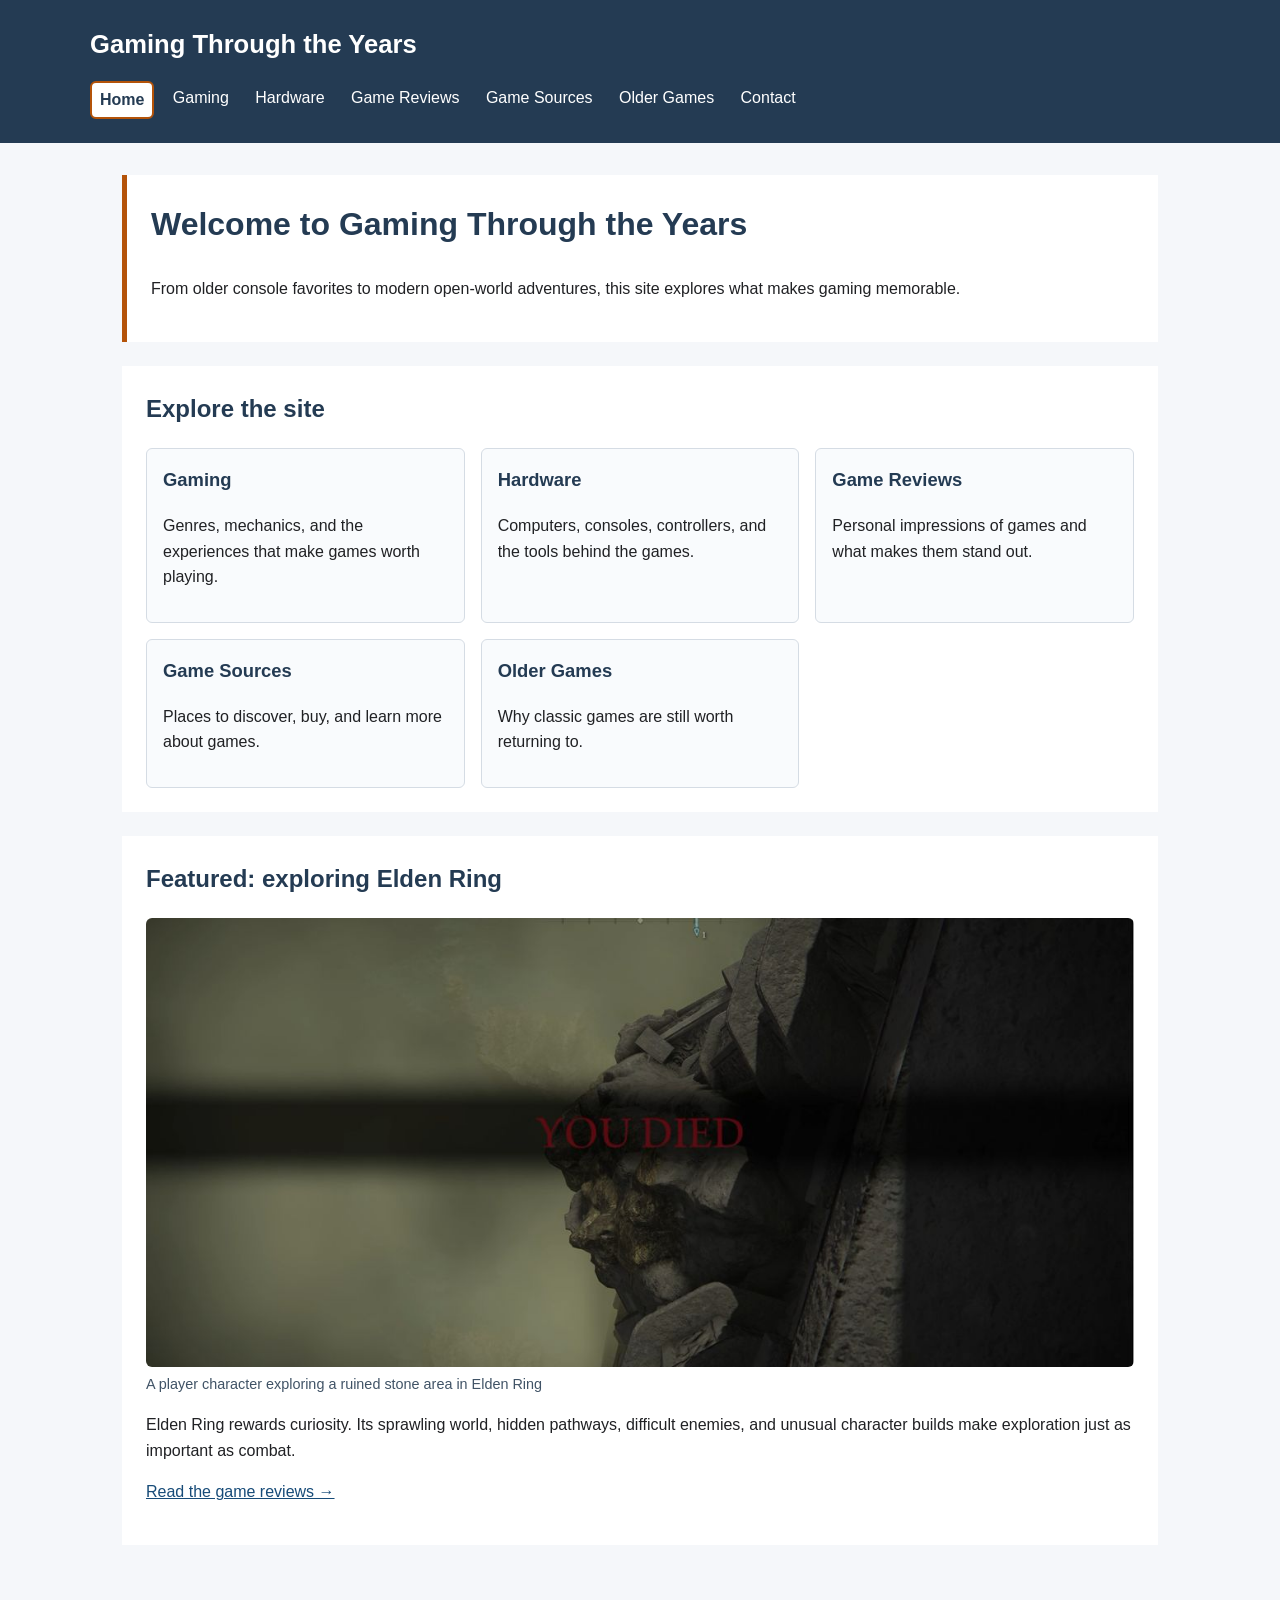
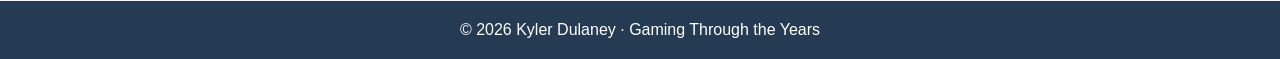
<file: index.html>
<!DOCTYPE html>
<html lang="en">
<head>
   <meta charset="utf-8">
   <meta name="viewport" content="width=device-width, initial-scale=1">
   <meta name="description" content="Gaming Through the Years: gaming, hardware, reviews and classic video games.">
   <title>Welcome to Gaming Through the Years | Gaming Through the Years</title>
   <link rel="stylesheet" href="css/styles.css">
</head>
<body>
   <header class="site-header"><div class="header-inner"><p class="site-name">Gaming Through the Years</p><nav aria-label="Primary navigation"><ul><li><a href="index.html" aria-current="page">Home</a></li><li><a href="gaming.html">Gaming</a></li><li><a href="hardware.html">Hardware</a></li><li><a href="reviews.html">Game Reviews</a></li><li><a href="sources.html">Game Sources</a></li><li><a href="older-games.html">Older Games</a></li><li><a href="contact.html">Contact</a></li></ul></nav></div></header>
   <main id="main-content"><section class="page-intro"><h1>Welcome to Gaming Through the Years</h1><p>From older console favorites to modern open-world adventures, this site explores what makes gaming memorable.</p></section><section><h2>Explore the site</h2><div class="cards"><article class="card"><h3>Gaming</h3><p>Genres, mechanics, and the experiences that make games worth playing.</p></article><article class="card"><h3>Hardware</h3><p>Computers, consoles, controllers, and the tools behind the games.</p></article><article class="card"><h3>Game Reviews</h3><p>Personal impressions of games and what makes them stand out.</p></article><article class="card"><h3>Game Sources</h3><p>Places to discover, buy, and learn more about games.</p></article><article class="card"><h3>Older Games</h3><p>Why classic games are still worth returning to.</p></article></div></section><section><h2>Featured: exploring Elden Ring</h2><figure><img src="images/elden-ring-gameplay.jpg" alt="A player character exploring a ruined stone area in Elden Ring" width="1200" height="900" loading="lazy"><figcaption>A player character exploring a ruined stone area in Elden Ring</figcaption></figure><p>Elden Ring rewards curiosity. Its sprawling world, hidden pathways, difficult enemies, and unusual character builds make exploration just as important as combat.</p><p><a href="reviews.html">Read the game reviews →</a></p></section></main>
   <footer class="site-footer"><p>&copy; 2026 Kyler Dulaney · Gaming Through the Years</p></footer>
</body>
</html>
</file>
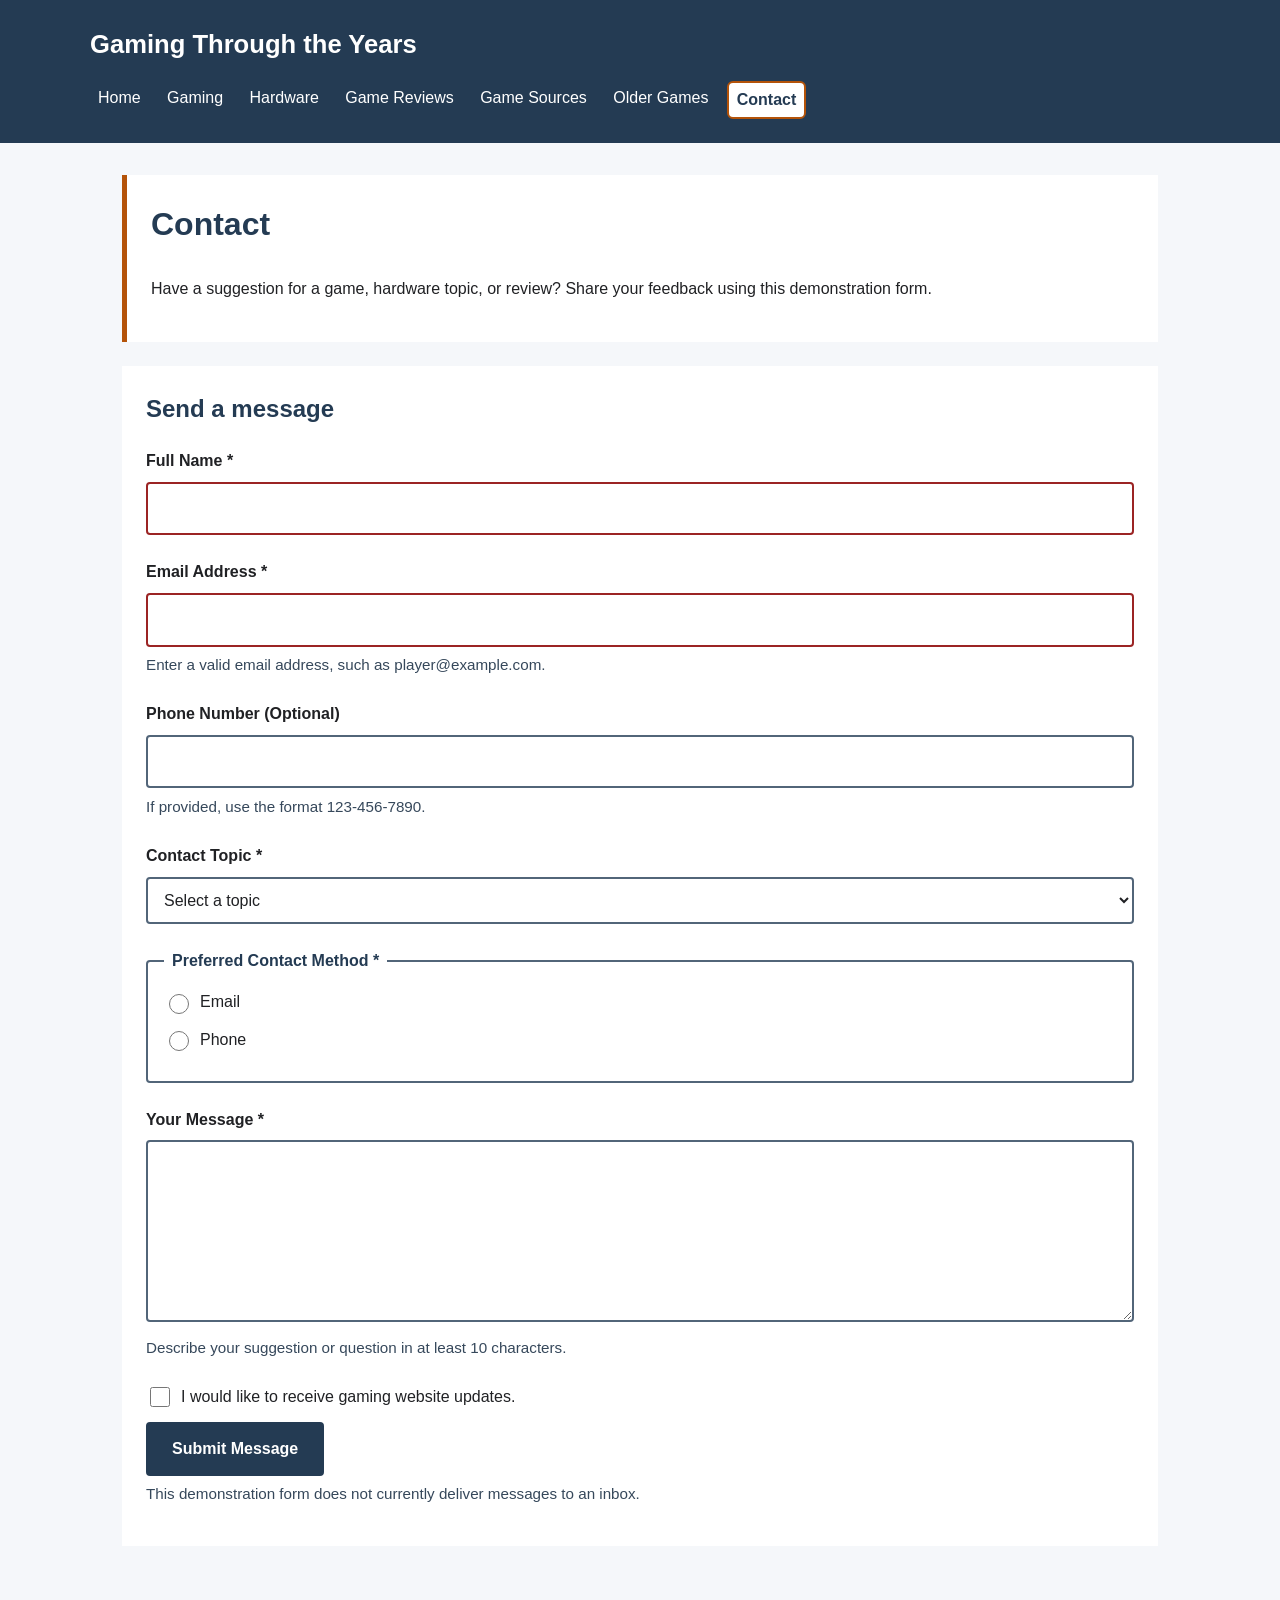
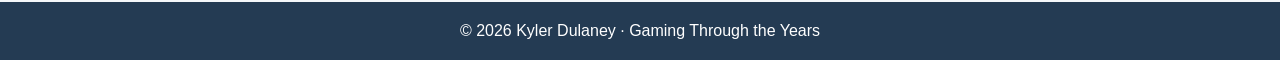
<file: contact.html>
<!DOCTYPE html>
<html lang="en">
<head>
   <meta charset="utf-8">
   <meta name="viewport" content="width=device-width, initial-scale=1">
   <meta name="description" content="Gaming Through the Years: gaming, hardware, reviews and classic video games.">
   <title>Contact | Gaming Through the Years</title>
   <link rel="stylesheet" href="css/styles.css">
</head>
<body>
   <header class="site-header"><div class="header-inner"><p class="site-name">Gaming Through the Years</p><nav aria-label="Primary navigation"><ul><li><a href="index.html">Home</a></li><li><a href="gaming.html">Gaming</a></li><li><a href="hardware.html">Hardware</a></li><li><a href="reviews.html">Game Reviews</a></li><li><a href="sources.html">Game Sources</a></li><li><a href="older-games.html">Older Games</a></li><li><a href="contact.html" aria-current="page">Contact</a></li></ul></nav></div></header>
   <main id="main-content"><section class="page-intro"><h1>Contact</h1><p>Have a suggestion for a game, hardware topic, or review? Share your feedback using this demonstration form.</p></section><section><h2>Send a message</h2><form action="contact.html" method="post">

            <div class="form-group">
               <label for="full-name">Full Name *</label>
               <input type="text" id="full-name" name="full-name"
                  autocomplete="name" required>
            </div>

            <div class="form-group">
               <label for="email">Email Address *</label>
               <input type="email" id="email" name="email"
                  autocomplete="email" aria-describedby="email-hint" required>
               <p id="email-hint" class="form-hint">
                  Enter a valid email address, such as player@example.com.
               </p>
            </div>

            <div class="form-group">
               <label for="phone">Phone Number (Optional)</label>
               <input type="tel" id="phone" name="phone"
                  autocomplete="tel" pattern="[0-9]{3}-[0-9]{3}-[0-9]{4}"
                  title="Enter a phone number in the format 123-456-7890."
                  aria-describedby="phone-hint">
               <p id="phone-hint" class="form-hint">
                  If provided, use the format 123-456-7890.
               </p>
            </div>

            <div class="form-group">
               <label for="topic">Contact Topic *</label>
               <select id="topic" name="topic" required>
                  <option value="">Select a topic</option>
                  <option value="gaming">Gaming</option>
                  <option value="hardware">Hardware</option>
                  <option value="reviews">Game Reviews</option>
                  <option value="older-games">Older Games</option>
                  <option value="other">Other</option>
               </select>
            </div>

            <fieldset>
               <legend>Preferred Contact Method *</legend>

               <div class="choice-group">
                  <input type="radio" id="contact-email"
                     name="contact-method" value="email" required>
                  <label for="contact-email">Email</label>
               </div>

               <div class="choice-group">
                  <input type="radio" id="contact-phone"
                     name="contact-method" value="phone">
                  <label for="contact-phone">Phone</label>
               </div>
            </fieldset>

            <div class="form-group">
               <label for="message">Your Message *</label>
               <textarea id="message" name="message" rows="6"
                  minlength="10" maxlength="1000"
                  aria-describedby="message-hint" required></textarea>
               <p id="message-hint" class="form-hint">
                  Describe your suggestion or question in at least 10 characters.
               </p>
            </div>

            <div class="choice-group">
               <input type="checkbox" id="newsletter"
                  name="newsletter" value="yes">
               <label for="newsletter">
                  I would like to receive gaming website updates.
               </label>
            </div>

            <button type="submit">Submit Message</button>

         </form><p class="form-hint">This demonstration form does not currently deliver messages to an inbox.</p></section></main>
   <footer class="site-footer"><p>&copy; 2026 Kyler Dulaney · Gaming Through the Years</p></footer>
</body>
</html>
</file>
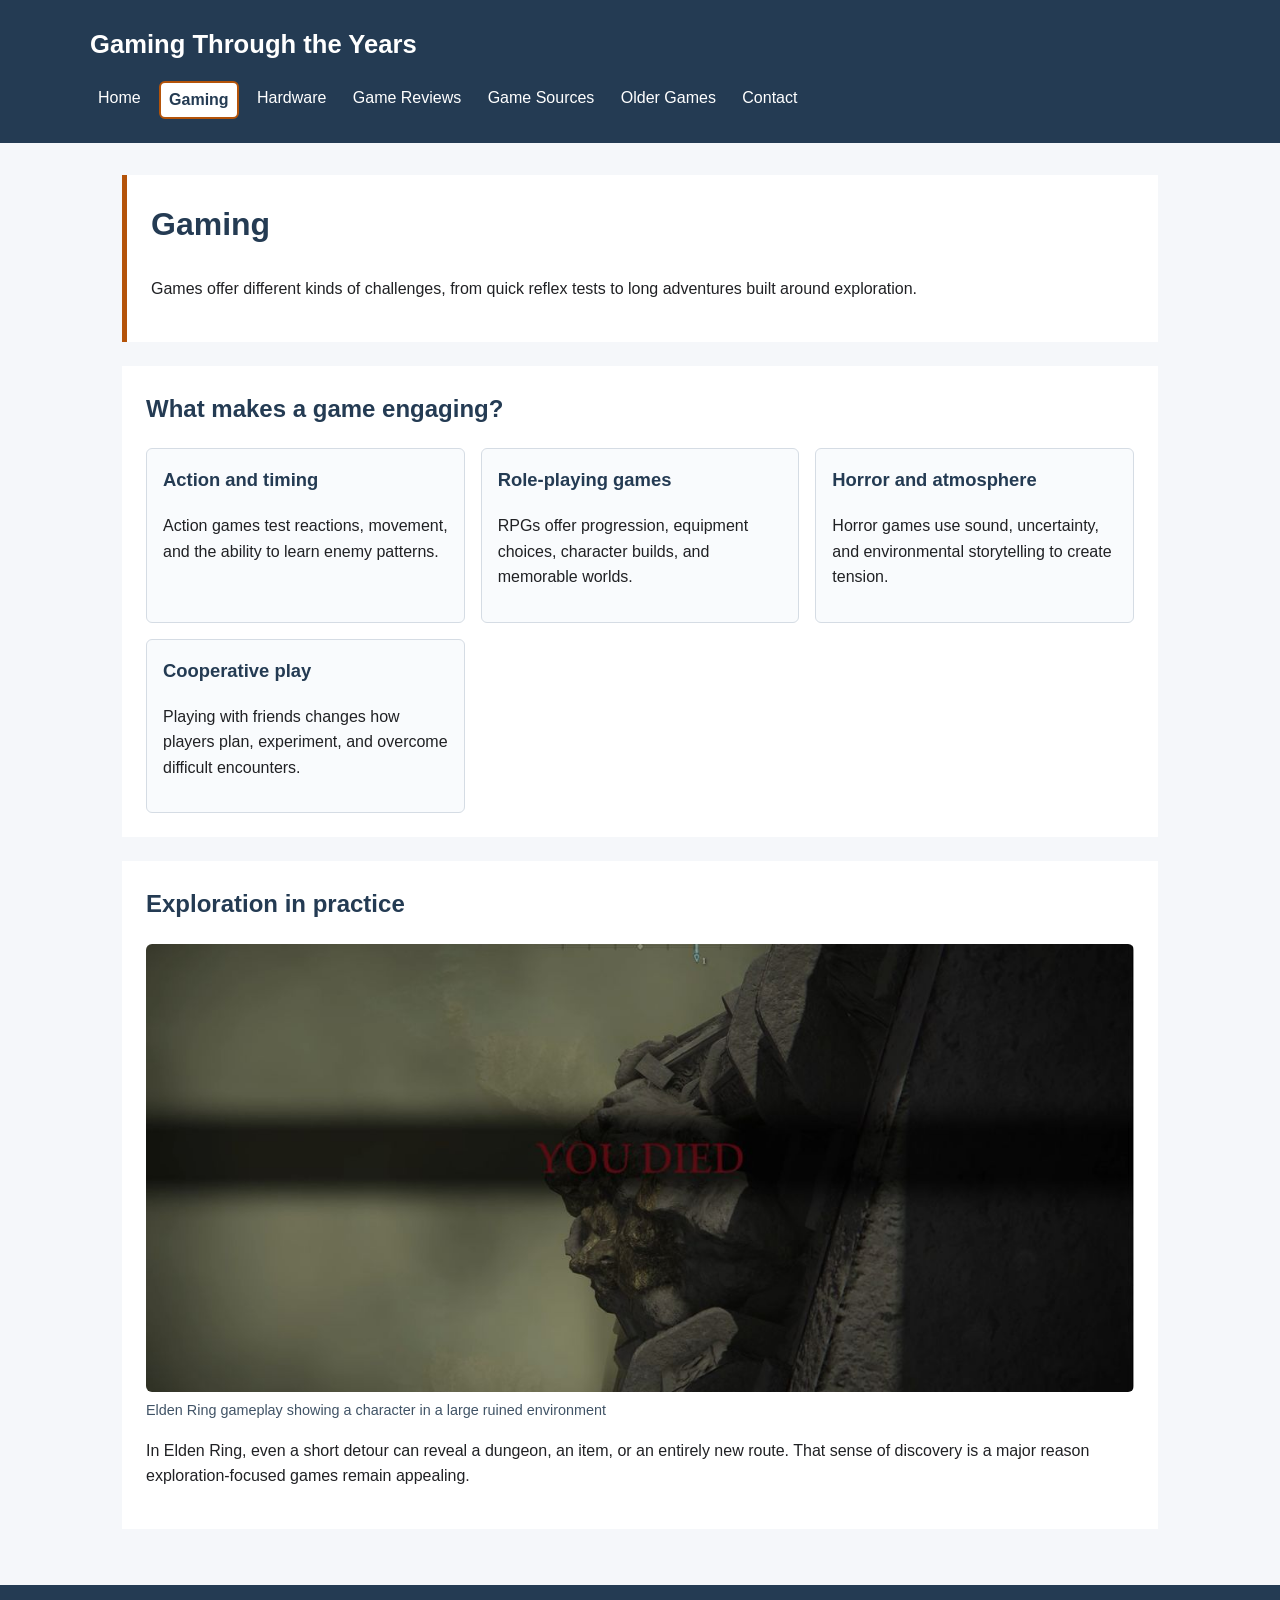
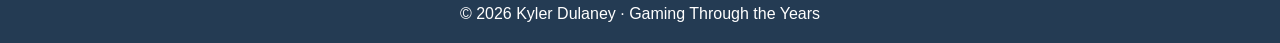
<file: gaming.html>
<!DOCTYPE html>
<html lang="en">
<head>
   <meta charset="utf-8">
   <meta name="viewport" content="width=device-width, initial-scale=1">
   <meta name="description" content="Gaming Through the Years: gaming, hardware, reviews and classic video games.">
   <title>Gaming | Gaming Through the Years</title>
   <link rel="stylesheet" href="css/styles.css">
</head>
<body>
   <header class="site-header"><div class="header-inner"><p class="site-name">Gaming Through the Years</p><nav aria-label="Primary navigation"><ul><li><a href="index.html">Home</a></li><li><a href="gaming.html" aria-current="page">Gaming</a></li><li><a href="hardware.html">Hardware</a></li><li><a href="reviews.html">Game Reviews</a></li><li><a href="sources.html">Game Sources</a></li><li><a href="older-games.html">Older Games</a></li><li><a href="contact.html">Contact</a></li></ul></nav></div></header>
   <main id="main-content"><section class="page-intro"><h1>Gaming</h1><p>Games offer different kinds of challenges, from quick reflex tests to long adventures built around exploration.</p></section><section><h2>What makes a game engaging?</h2><div class="cards"><article class="card"><h3>Action and timing</h3><p>Action games test reactions, movement, and the ability to learn enemy patterns.</p></article><article class="card"><h3>Role-playing games</h3><p>RPGs offer progression, equipment choices, character builds, and memorable worlds.</p></article><article class="card"><h3>Horror and atmosphere</h3><p>Horror games use sound, uncertainty, and environmental storytelling to create tension.</p></article><article class="card"><h3>Cooperative play</h3><p>Playing with friends changes how players plan, experiment, and overcome difficult encounters.</p></article></div></section><section><h2>Exploration in practice</h2><figure><img src="images/elden-ring-gameplay.jpg" alt="Elden Ring gameplay showing a character in a large ruined environment" width="1200" height="900" loading="lazy"><figcaption>Elden Ring gameplay showing a character in a large ruined environment</figcaption></figure><p>In Elden Ring, even a short detour can reveal a dungeon, an item, or an entirely new route. That sense of discovery is a major reason exploration-focused games remain appealing.</p></section></main>
   <footer class="site-footer"><p>&copy; 2026 Kyler Dulaney · Gaming Through the Years</p></footer>
</body>
</html>
</file>
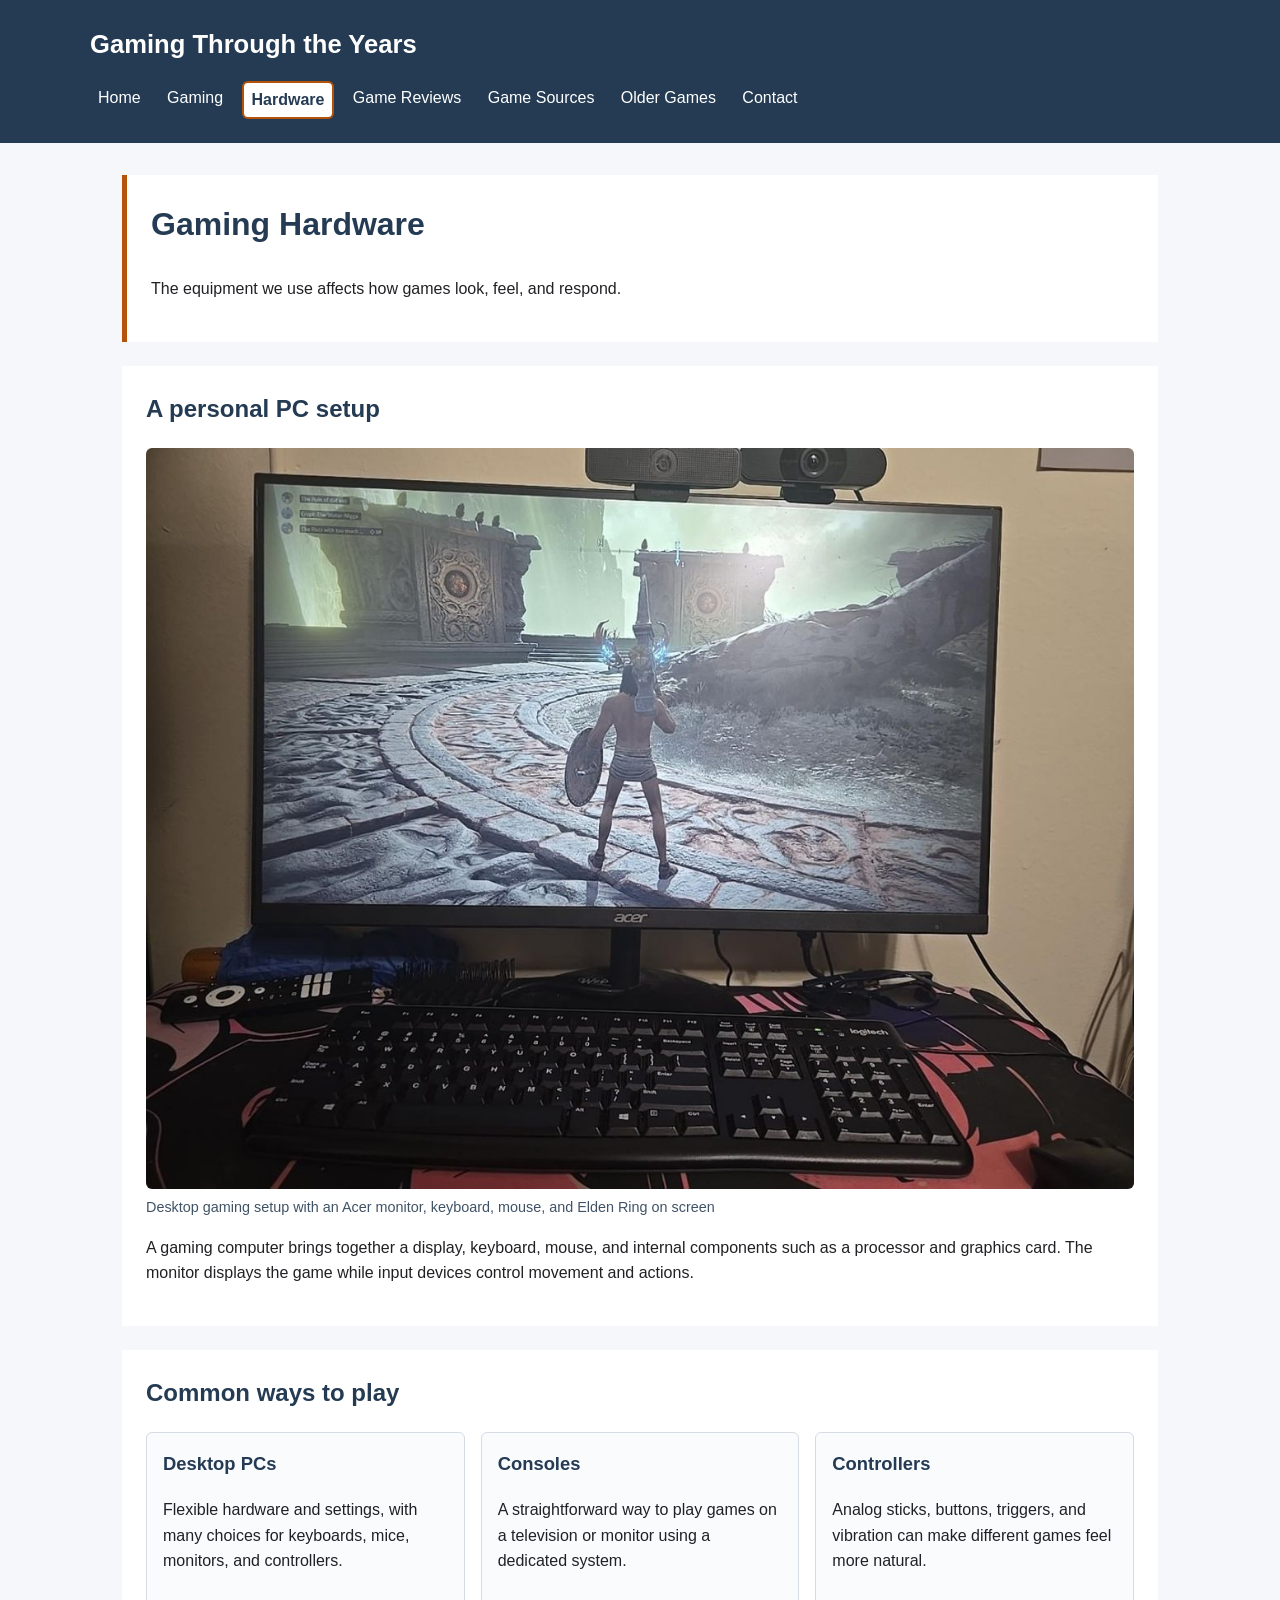
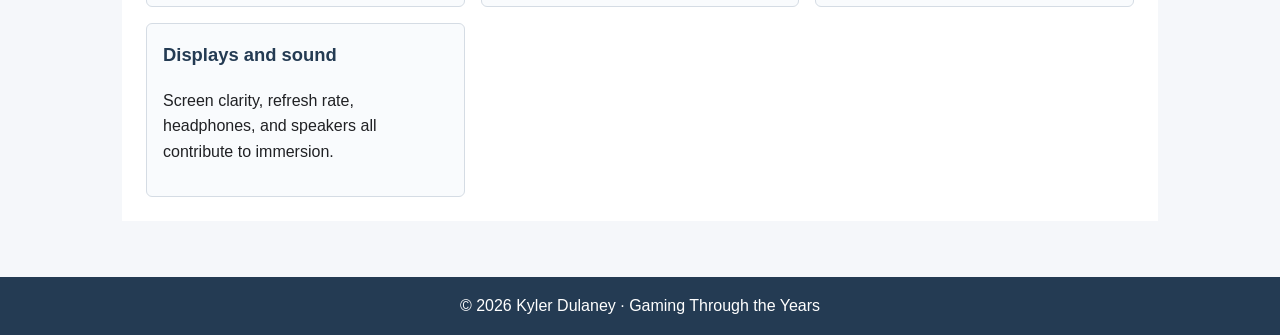
<file: hardware.html>
<!DOCTYPE html>
<html lang="en">
<head>
   <meta charset="utf-8">
   <meta name="viewport" content="width=device-width, initial-scale=1">
   <meta name="description" content="Gaming Through the Years: gaming, hardware, reviews and classic video games.">
   <title>Gaming Hardware | Gaming Through the Years</title>
   <link rel="stylesheet" href="css/styles.css">
</head>
<body>
   <header class="site-header"><div class="header-inner"><p class="site-name">Gaming Through the Years</p><nav aria-label="Primary navigation"><ul><li><a href="index.html">Home</a></li><li><a href="gaming.html">Gaming</a></li><li><a href="hardware.html" aria-current="page">Hardware</a></li><li><a href="reviews.html">Game Reviews</a></li><li><a href="sources.html">Game Sources</a></li><li><a href="older-games.html">Older Games</a></li><li><a href="contact.html">Contact</a></li></ul></nav></div></header>
   <main id="main-content"><section class="page-intro"><h1>Gaming Hardware</h1><p>The equipment we use affects how games look, feel, and respond.</p></section><section><h2>A personal PC setup</h2><figure><img src="images/gaming-setup.jpg" alt="Desktop gaming setup with an Acer monitor, keyboard, mouse, and Elden Ring on screen" width="1200" height="900" loading="lazy"><figcaption>Desktop gaming setup with an Acer monitor, keyboard, mouse, and Elden Ring on screen</figcaption></figure><p>A gaming computer brings together a display, keyboard, mouse, and internal components such as a processor and graphics card. The monitor displays the game while input devices control movement and actions.</p></section><section><h2>Common ways to play</h2><div class="cards"><article class="card"><h3>Desktop PCs</h3><p>Flexible hardware and settings, with many choices for keyboards, mice, monitors, and controllers.</p></article><article class="card"><h3>Consoles</h3><p>A straightforward way to play games on a television or monitor using a dedicated system.</p></article><article class="card"><h3>Controllers</h3><p>Analog sticks, buttons, triggers, and vibration can make different games feel more natural.</p></article><article class="card"><h3>Displays and sound</h3><p>Screen clarity, refresh rate, headphones, and speakers all contribute to immersion.</p></article></div></section></main>
   <footer class="site-footer"><p>&copy; 2026 Kyler Dulaney · Gaming Through the Years</p></footer>
</body>
</html>
</file>
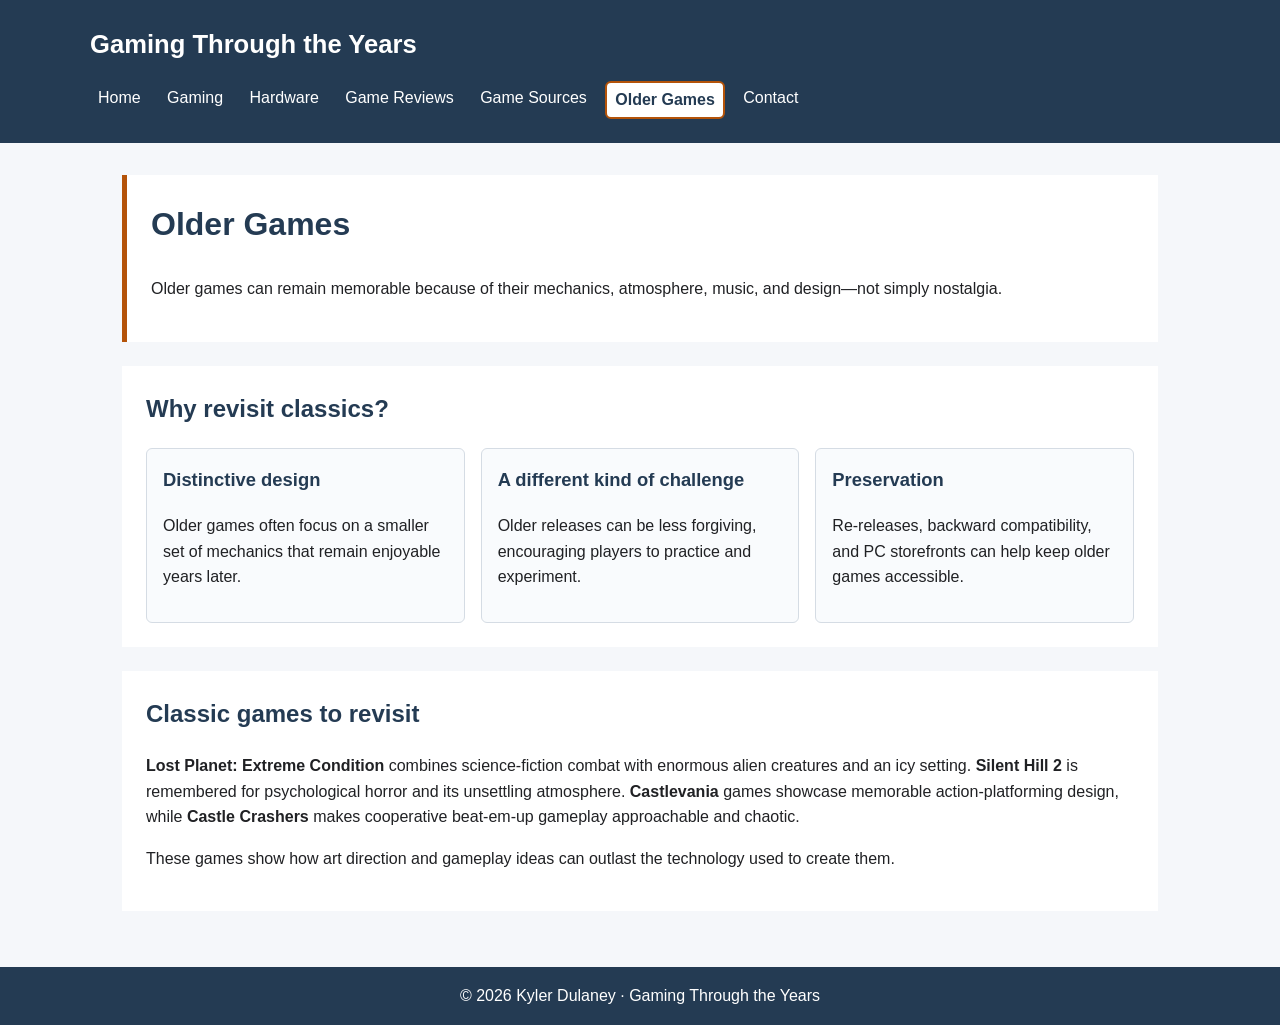
<file: older-games.html>
<!DOCTYPE html>
<html lang="en">
<head>
   <meta charset="utf-8">
   <meta name="viewport" content="width=device-width, initial-scale=1">
   <meta name="description" content="Gaming Through the Years: gaming, hardware, reviews and classic video games.">
   <title>Older Games | Gaming Through the Years</title>
   <link rel="stylesheet" href="css/styles.css">
</head>
<body>
   <header class="site-header"><div class="header-inner"><p class="site-name">Gaming Through the Years</p><nav aria-label="Primary navigation"><ul><li><a href="index.html">Home</a></li><li><a href="gaming.html">Gaming</a></li><li><a href="hardware.html">Hardware</a></li><li><a href="reviews.html">Game Reviews</a></li><li><a href="sources.html">Game Sources</a></li><li><a href="older-games.html" aria-current="page">Older Games</a></li><li><a href="contact.html">Contact</a></li></ul></nav></div></header>
   <main id="main-content"><section class="page-intro"><h1>Older Games</h1><p>Older games can remain memorable because of their mechanics, atmosphere, music, and design—not simply nostalgia.</p></section><section><h2>Why revisit classics?</h2><div class="cards"><article class="card"><h3>Distinctive design</h3><p>Older games often focus on a smaller set of mechanics that remain enjoyable years later.</p></article><article class="card"><h3>A different kind of challenge</h3><p>Older releases can be less forgiving, encouraging players to practice and experiment.</p></article><article class="card"><h3>Preservation</h3><p>Re-releases, backward compatibility, and PC storefronts can help keep older games accessible.</p></article></div></section><section><h2>Classic games to revisit</h2><p><strong>Lost Planet: Extreme Condition</strong> combines science-fiction combat with enormous alien creatures and an icy setting. <strong>Silent Hill 2</strong> is remembered for psychological horror and its unsettling atmosphere. <strong>Castlevania</strong> games showcase memorable action-platforming design, while <strong>Castle Crashers</strong> makes cooperative beat-em-up gameplay approachable and chaotic.</p><p>These games show how art direction and gameplay ideas can outlast the technology used to create them.</p></section></main>
   <footer class="site-footer"><p>&copy; 2026 Kyler Dulaney · Gaming Through the Years</p></footer>
</body>
</html>
</file>
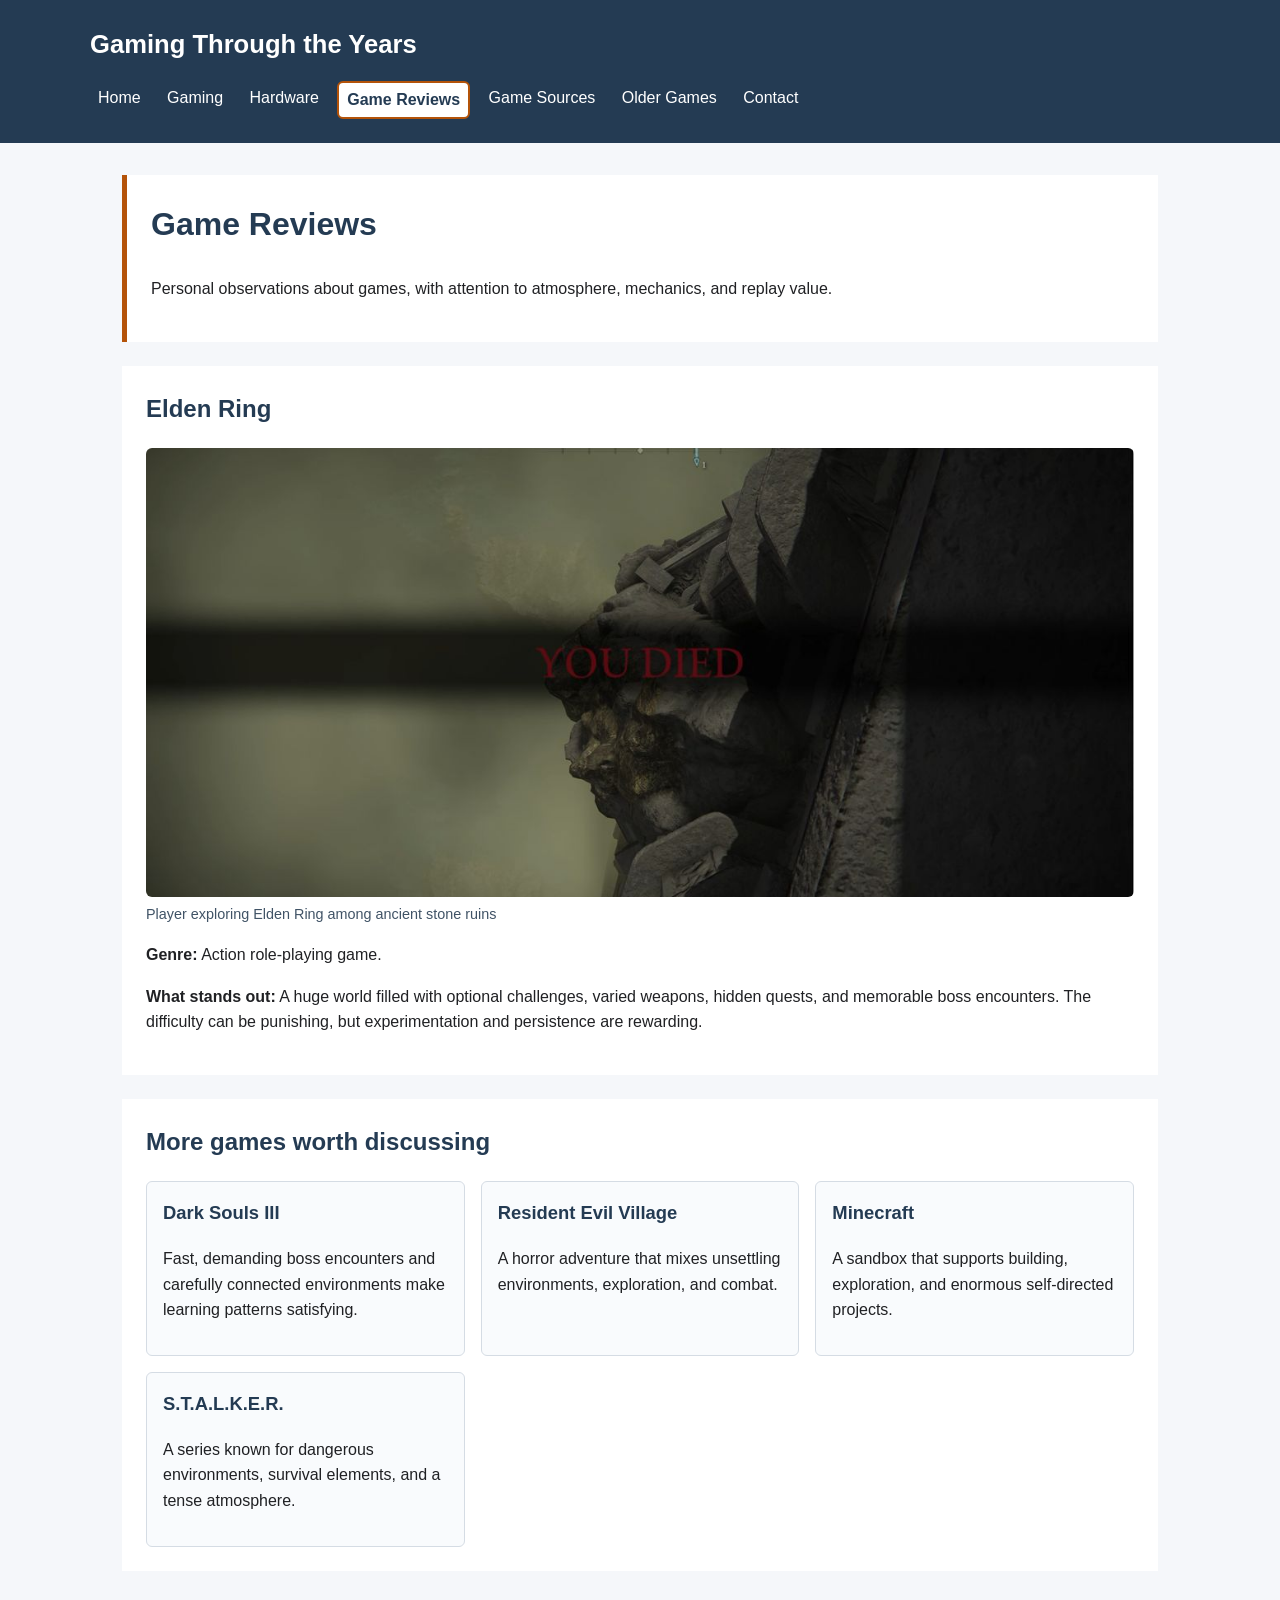
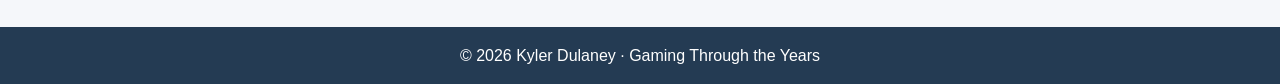
<file: reviews.html>
<!DOCTYPE html>
<html lang="en">
<head>
   <meta charset="utf-8">
   <meta name="viewport" content="width=device-width, initial-scale=1">
   <meta name="description" content="Gaming Through the Years: gaming, hardware, reviews and classic video games.">
   <title>Game Reviews | Gaming Through the Years</title>
   <link rel="stylesheet" href="css/styles.css">
</head>
<body>
   <header class="site-header"><div class="header-inner"><p class="site-name">Gaming Through the Years</p><nav aria-label="Primary navigation"><ul><li><a href="index.html">Home</a></li><li><a href="gaming.html">Gaming</a></li><li><a href="hardware.html">Hardware</a></li><li><a href="reviews.html" aria-current="page">Game Reviews</a></li><li><a href="sources.html">Game Sources</a></li><li><a href="older-games.html">Older Games</a></li><li><a href="contact.html">Contact</a></li></ul></nav></div></header>
   <main id="main-content"><section class="page-intro"><h1>Game Reviews</h1><p>Personal observations about games, with attention to atmosphere, mechanics, and replay value.</p></section><section><h2>Elden Ring</h2><figure><img src="images/elden-ring-gameplay.jpg" alt="Player exploring Elden Ring among ancient stone ruins" width="1200" height="900" loading="lazy"><figcaption>Player exploring Elden Ring among ancient stone ruins</figcaption></figure><p><strong>Genre:</strong> Action role-playing game.</p><p><strong>What stands out:</strong> A huge world filled with optional challenges, varied weapons, hidden quests, and memorable boss encounters. The difficulty can be punishing, but experimentation and persistence are rewarding.</p></section><section><h2>More games worth discussing</h2><div class="cards"><article class="card"><h3>Dark Souls III</h3><p>Fast, demanding boss encounters and carefully connected environments make learning patterns satisfying.</p></article><article class="card"><h3>Resident Evil Village</h3><p>A horror adventure that mixes unsettling environments, exploration, and combat.</p></article><article class="card"><h3>Minecraft</h3><p>A sandbox that supports building, exploration, and enormous self-directed projects.</p></article><article class="card"><h3>S.T.A.L.K.E.R.</h3><p>A series known for dangerous environments, survival elements, and a tense atmosphere.</p></article></div></section></main>
   <footer class="site-footer"><p>&copy; 2026 Kyler Dulaney · Gaming Through the Years</p></footer>
</body>
</html>
</file>
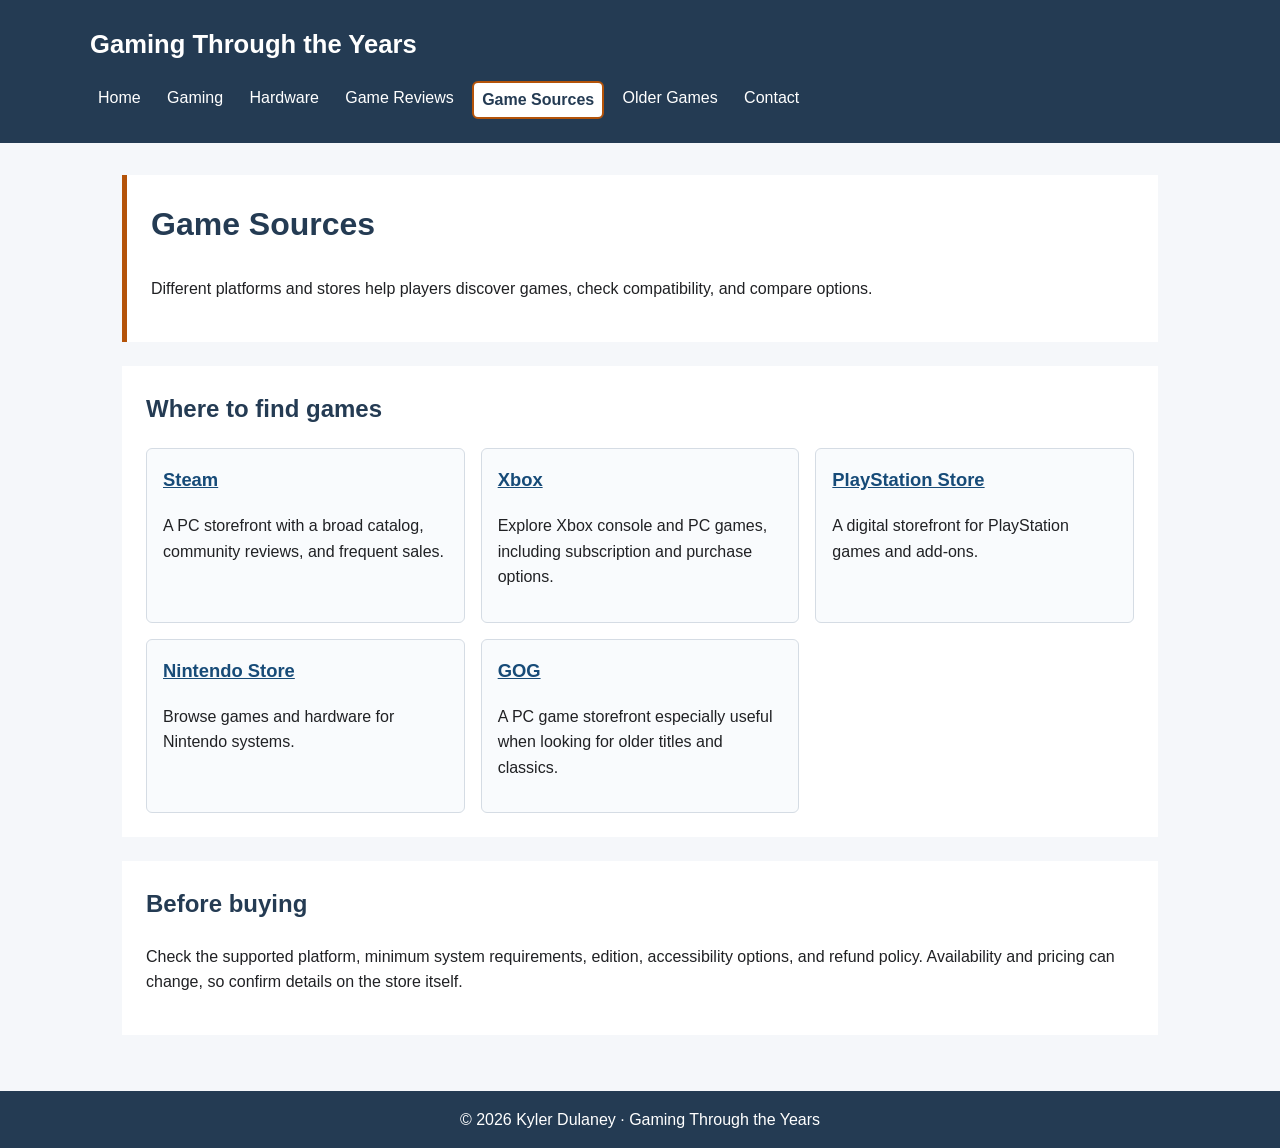
<file: sources.html>
<!DOCTYPE html>
<html lang="en">
<head>
   <meta charset="utf-8">
   <meta name="viewport" content="width=device-width, initial-scale=1">
   <meta name="description" content="Gaming Through the Years: gaming, hardware, reviews and classic video games.">
   <title>Game Sources | Gaming Through the Years</title>
   <link rel="stylesheet" href="css/styles.css">
</head>
<body>
   <header class="site-header"><div class="header-inner"><p class="site-name">Gaming Through the Years</p><nav aria-label="Primary navigation"><ul><li><a href="index.html">Home</a></li><li><a href="gaming.html">Gaming</a></li><li><a href="hardware.html">Hardware</a></li><li><a href="reviews.html">Game Reviews</a></li><li><a href="sources.html" aria-current="page">Game Sources</a></li><li><a href="older-games.html">Older Games</a></li><li><a href="contact.html">Contact</a></li></ul></nav></div></header>
   <main id="main-content"><section class="page-intro"><h1>Game Sources</h1><p>Different platforms and stores help players discover games, check compatibility, and compare options.</p></section><section><h2>Where to find games</h2><div class="cards"><article class="card"><h3><a href="https://store.steampowered.com/">Steam</a></h3><p>A PC storefront with a broad catalog, community reviews, and frequent sales.</p></article><article class="card"><h3><a href="https://www.xbox.com/games">Xbox</a></h3><p>Explore Xbox console and PC games, including subscription and purchase options.</p></article><article class="card"><h3><a href="https://store.playstation.com/">PlayStation Store</a></h3><p>A digital storefront for PlayStation games and add-ons.</p></article><article class="card"><h3><a href="https://www.nintendo.com/us/store/">Nintendo Store</a></h3><p>Browse games and hardware for Nintendo systems.</p></article><article class="card"><h3><a href="https://www.gog.com/">GOG</a></h3><p>A PC game storefront especially useful when looking for older titles and classics.</p></article></div></section><section><h2>Before buying</h2><p>Check the supported platform, minimum system requirements, edition, accessibility options, and refund policy. Availability and pricing can change, so confirm details on the store itself.</p></section></main>
   <footer class="site-footer"><p>&copy; 2026 Kyler Dulaney · Gaming Through the Years</p></footer>
</body>
</html>
</file>
<file: css/styles.css>
/* BASIC RESET */

/* Makes an element's declared width include its padding and border. */
* {
   box-sizing: border-box;
}


/* COLOR VARIABLES */

/* Stores the site's main colors so they can be reused throughout the CSS. */
:root {
   --brand-color: #243b53;
   --text-color: #202124;
   --background-color: #f5f7fa;
   --section-color: #ffffff;
}


/* PAGE BODY */

body {
   margin: 0; /* Removes the browser's default outer margin. */
   background-color: var(--background-color); /* Sets the page background. */
   color: var(--text-color); /* Sets the default text color. */
   font-family: Arial, Helvetica, sans-serif; /* Sets the font with fallbacks. */
   font-size: 1rem; /* Uses the root font size as the default text size. */
   line-height: 1.6; /* Adds vertical spacing between lines for readability. */
}


/* HEADER AND NAVIGATION */

header {
   background-color: var(--brand-color); /* Gives the header the brand color. */
   color: white; /* Makes header text white. */
   padding: 1.5rem; /* Adds space inside the header. */
}

h1 {
   font-size: 2rem; /* Makes the main heading larger than normal text. */
   margin-top: 0; /* Removes extra space above the heading. */
}

nav ul {
   display: flex; /* Turns the navigation list into a Flexbox container. */
   flex-wrap: wrap; /* Lets links move to another line if space gets too small. */
   gap: 1rem; /* Adds equal spacing between navigation items. */
   list-style: none; /* Removes the bullet points from the list. */
   padding: 0; /* Removes the list's default inner spacing. */
   margin-bottom: 0; /* Removes extra space below the navigation list. */
}

nav li {
   margin: 0; /* Flexbox gap now handles spacing between the list items. */
}

nav a {
   color: white; /* Makes navigation links white. */
   text-decoration: none; /* Removes the normal underline from links. */
}

nav a:hover,
nav a:focus-visible {
   text-decoration: underline; /* Shows an underline when hovered or keyboard-focused. */
}


/* MAIN PAGE CONTENT */

main {
   max-width: 800px; /* Stops the content from becoming too wide on large screens. */
   margin: 0 auto; /* Centers the main content horizontally. */
   padding: 2rem; /* Adds space around the content inside main. */
}

section {
   background-color: var(--section-color); /* Gives each section a white background. */
   margin-bottom: 1.5rem; /* Adds space between sections. */
   padding: 1.5rem; /* Adds space inside each section. */
}

h2 {
   color: var(--brand-color); /* Uses the brand color for section headings. */
   font-size: 1.5rem; /* Makes section headings larger than normal text. */
   margin-top: 0; /* Removes unnecessary space above the heading. */
}

p {
   margin-bottom: 1rem; /* Adds spacing below paragraphs. */
}


/* WELCOME SECTION */

/* Uses the existing welcome ID to make that text larger. */
#welcome {
   font-size: 1.75rem;
}


/* FOOTER */

footer {
   background-color: var(--brand-color); /* Matches the footer to the header. */
   color: white; /* Makes footer text white. */
   padding: 1rem; /* Adds space inside the footer. */
   text-align: center; /* Centers the footer text. */
}

footer p {
   margin: 0; /* Removes the paragraph's default margin inside the footer. */
}


/* CONTACT FORM */

/* Separates each form field from the next. */
.form-group {
   margin-bottom: 1.5rem;
}

/* Makes text labels easy to identify. */
.form-group label {
   display: block;
   font-weight: bold;
   margin-bottom: 0.5rem;
}

/* Styles text inputs, dropdowns, and message boxes. */
input[type="text"],
input[type="email"],
input[type="tel"],
select,
textarea {
   width: 100%;
   padding: 0.75rem;
   border: 2px solid #526579;
   border-radius: 4px;
   background-color: #ffffff;
   color: var(--text-color);
   font: inherit;
}

/* Keeps the message box within the content area. */
textarea {
   resize: vertical;
}

/* Styles groups of related choices. */
fieldset {
   border: 2px solid #526579;
   border-radius: 4px;
   padding: 1rem;
   margin: 0 0 1.5rem;
}

legend {
   font-weight: bold;
   color: var(--brand-color);
   padding: 0 0.5rem;
}

/* Aligns radio buttons and checkboxes with their labels. */
.choice-group {
   display: flex;
   align-items: center;
   gap: 0.5rem;
   margin-bottom: 0.75rem;
}

.choice-group input {
   width: 1.25rem;
   height: 1.25rem;
   flex-shrink: 0;
}

/* Provides readable instructions beneath fields. */
.form-hint {
   color: #36485b;
   font-size: 0.95rem;
   margin-top: 0.4rem;
}

/* Styles the form submission button. */
button[type="submit"] {
   background-color: var(--brand-color);
   color: #ffffff;
   border: 2px solid var(--brand-color);
   border-radius: 4px;
   padding: 0.75rem 1.5rem;
   font: inherit;
   font-weight: bold;
   cursor: pointer;
}

/* Makes button hover visibly different. */
button[type="submit"]:hover {
   background-color: #152a3e;
}

/* Makes keyboard focus clearly visible. */
a:focus-visible,
input:focus-visible,
select:focus-visible,
textarea:focus-visible,
button:focus-visible {
   outline: 3px solid #b45309;
   outline-offset: 3px;
}

/* Highlights invalid fields after user interaction. */
input:not(:placeholder-shown):invalid {
   border-color: #9b2424;
}

/* Indicates the currently selected navigation page. */
nav a[aria-current="page"] {
   text-decoration: underline;
   font-weight: bold;
}

/* Responsive site-wide additions for Milestone 2 */
:root { --accent-color: #b45309; --muted-color: #405366; --content-width: 1100px; }
.site-header .header-inner { max-width: var(--content-width); margin: auto; }
.site-name { font-size: 1.6rem; font-weight: 700; margin: 0 0 1rem; }
nav ul { flex-direction: column; gap: .35rem; }
nav a { display: inline-block; padding: .25rem .5rem; border-radius: 4px; }
nav a[aria-current="page"] {
   background: #fff;
   color: var(--brand-color);
   text-decoration: none;
   font-weight: bold;
   border: 2px solid #b45309;
   border-radius: 6px;
}
main { max-width: var(--content-width); padding: 1rem; }
.page-intro { border-left: 5px solid var(--accent-color); }
.page-intro h1 { color: var(--brand-color); font-size: 2rem; }
h2 { font-size: 1.5rem; } h3 { font-size: 1.15rem; color: var(--brand-color); }
.cards { display: grid; grid-template-columns: 1fr; gap: 1rem; }
.card { border: 1px solid #d5dce4; border-radius: 6px; padding: 1rem; background: #f9fbfd; }
.card h3 { margin-top: 0; }
figure { margin: 1rem 0; } figure img { display: block; width: 100%; height: auto; border-radius: 6px; }
figcaption { font-size: .9rem; color: var(--muted-color); margin-top: .4rem; }
a { color: #174b78; } nav a { color: white; }
@media (min-width: 42rem) {
   main { padding: 2rem; }
   nav ul { flex-direction: row; flex-wrap: wrap; gap: .65rem; }
   .cards { grid-template-columns: repeat(2, minmax(0, 1fr)); }
}
@media (min-width: 65rem) { .cards { grid-template-columns: repeat(3, minmax(0, 1fr)); } }
</file>
